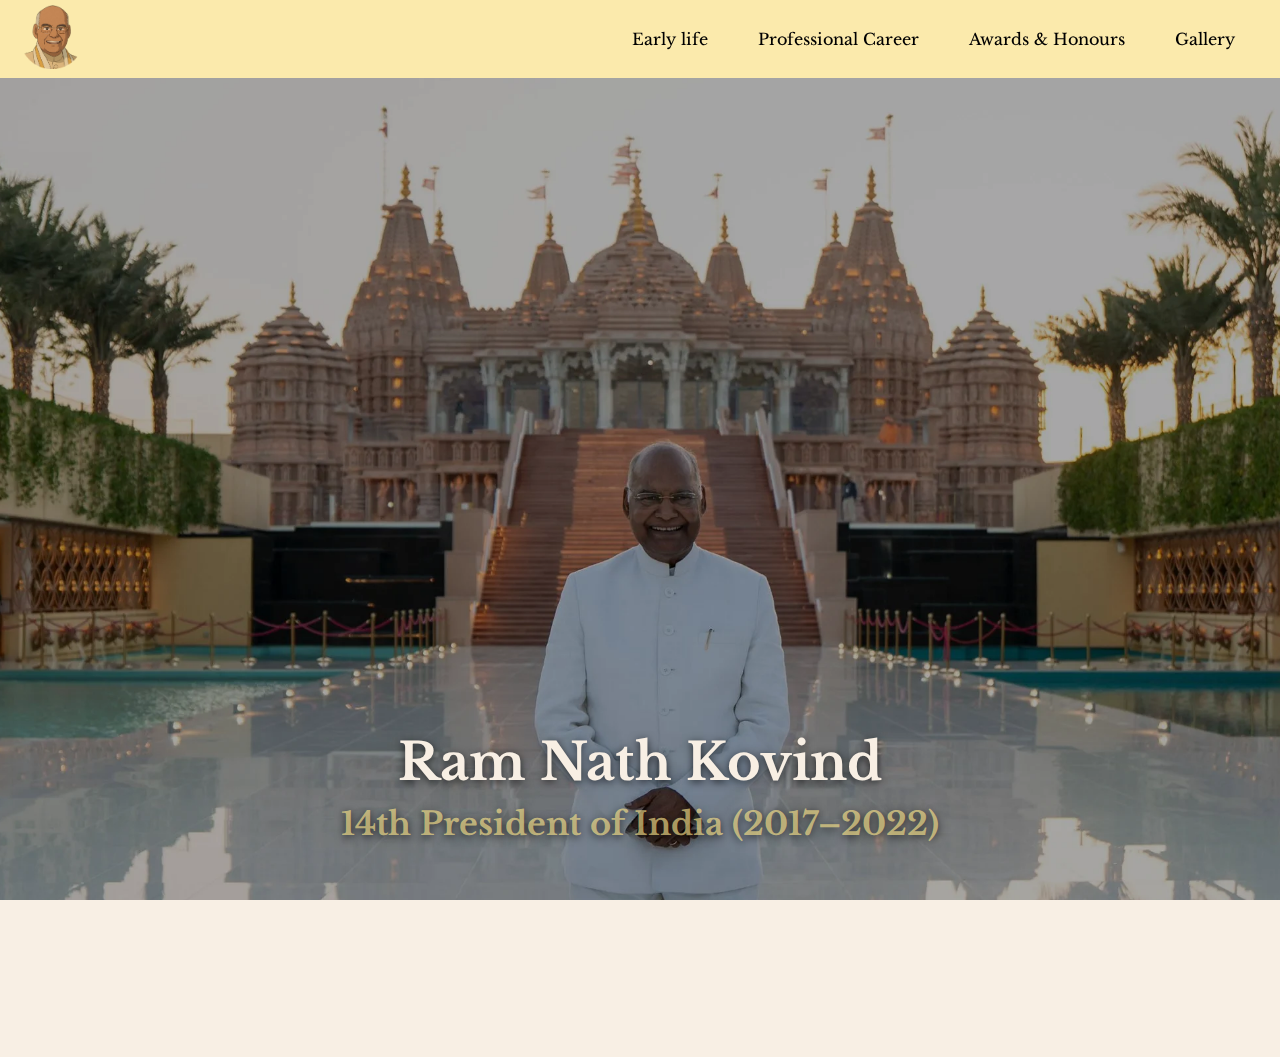
<file: index.html>
<!DOCTYPE html>
<html lang="en">


<head>
    <meta charset="UTF-8">
    <meta name="viewport" content="width=device-width, initial-scale=1.0">
    <title>Home Page</title>
    <link rel="stylesheet" href="home.css">
    <link rel="icon" type="image/x-icon" href="images/logo.png">
    <link rel="preconnect" href="https://fonts.googleapis.com">
    <link rel="preconnect" href="https://fonts.gstatic.com" crossorigin>
    <script src="script.js" defer></script>
    <script src="hamburger.js " defer></script>
    <script src="footer.js" defer></script>
    <link rel="stylesheet" href="footer1.css">
    <link
        href="https://fonts.googleapis.com/css2?family=Agbalumo&family=Barlow:ital,wght@0,100;0,200;0,300;0,400;0,500;0,600;0,700;0,800;0,900;1,100;1,200;1,300;1,400;1,500;1,600;1,700;1,800;1,900&family=Bitcount+Grid+Double:wght@100..900&family=Bungee&family=Kumar+One+Outline&family=Libre+Baskerville:ital,wght@0,400;0,700;1,400&family=Mozilla+Headline:wght@541&display=swap"
        rel="stylesheet">
</head>

<body>
    <main>
        <header>
            <nav class="nav">
                <div>
                    <a href="index.html">
                        <img src="images/logo.png" alt="" class="iconImg">
                    </a>
                </div>
                <ul class="ul">
                    <li><a href="earlyLife.html">Early life</a></li>
                    <li><a href="professionalCareer.html">Professional Career</a></li>
                    <li><a href="awards.html">Awards & Honours</a></li>
                    <li><a href="gallery.html">Gallery</a>
                    </li>
                </ul>
                <button class="hamburgerIcon" id="menuBtn" aria-label="Toggle menu" aria-expanded="false" style="background:transparent;border:0;padding:6px;cursor:pointer;">
                    <div class="hamIcon">
                        <svg xmlns="http://www.w3.org/2000/svg" width="36" height="36" viewBox="0 0 24 24" aria-hidden="true" role="img">
    <g fill="none" stroke="currentColor" stroke-width="2" stroke-linecap="round">
      <path id="line1" d="M3 6h18" />
      <path id="line2" d="M3 12h18" />
      <path id="line3" d="M3 18h18" />
    </g>
  </svg>
                    </div>
                    <div class="crossIcon">
                        <!-- Rounded/thicker close icon (32x32) -->
<svg xmlns="http://www.w3.org/2000/svg" width="32" height="32" viewBox="0 0 32 32" aria-hidden="true" role="img">
  <line x1="6" y1="6" x2="26" y2="26" stroke="currentColor" stroke-width="3" stroke-linecap="round"/>
  <line x1="26" y1="6" x2="6" y2="26" stroke="currentColor" stroke-width="3" stroke-linecap="round"/>
</svg>

                    </div>
  
</button>

            </nav>
        </header>
        <div class="parentDiv">
            <div class="slider"></div>
        </div>
        <footer>

        </footer>
    </main>

</body>

</html>
</file>
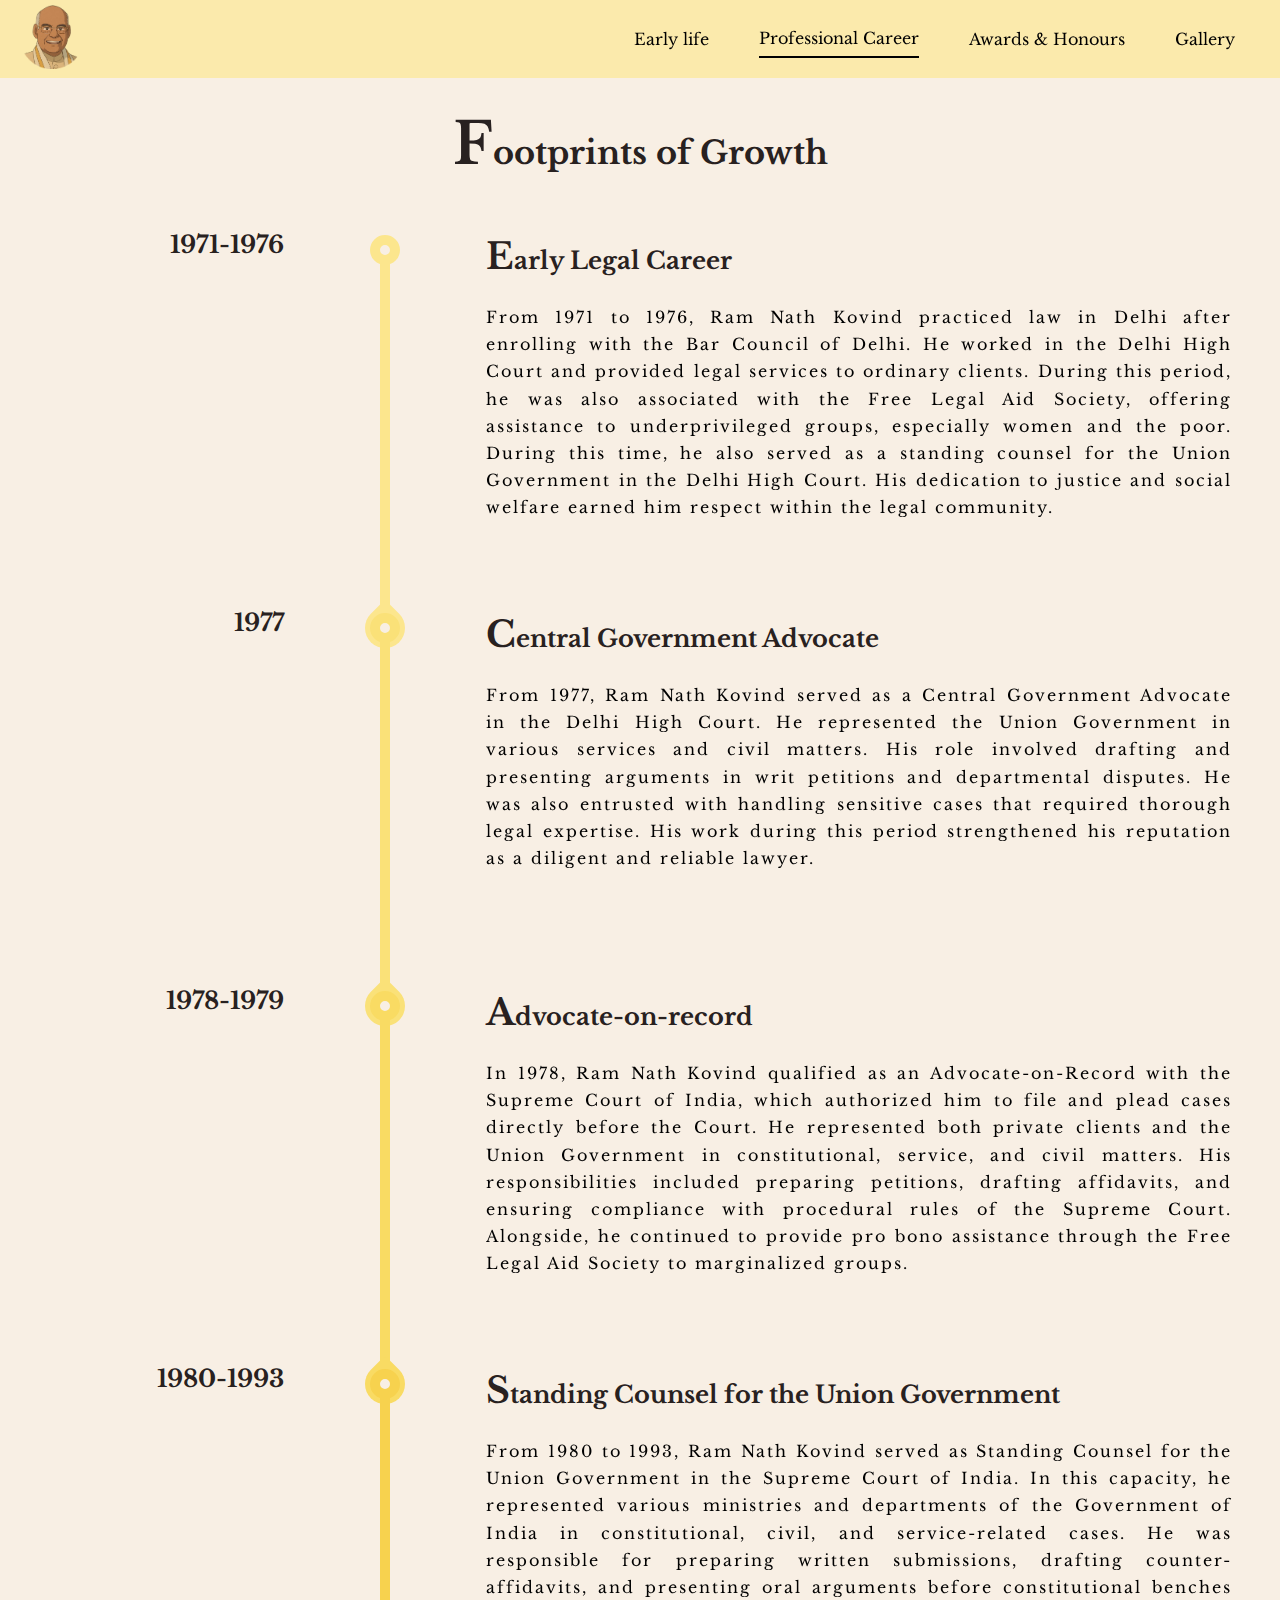
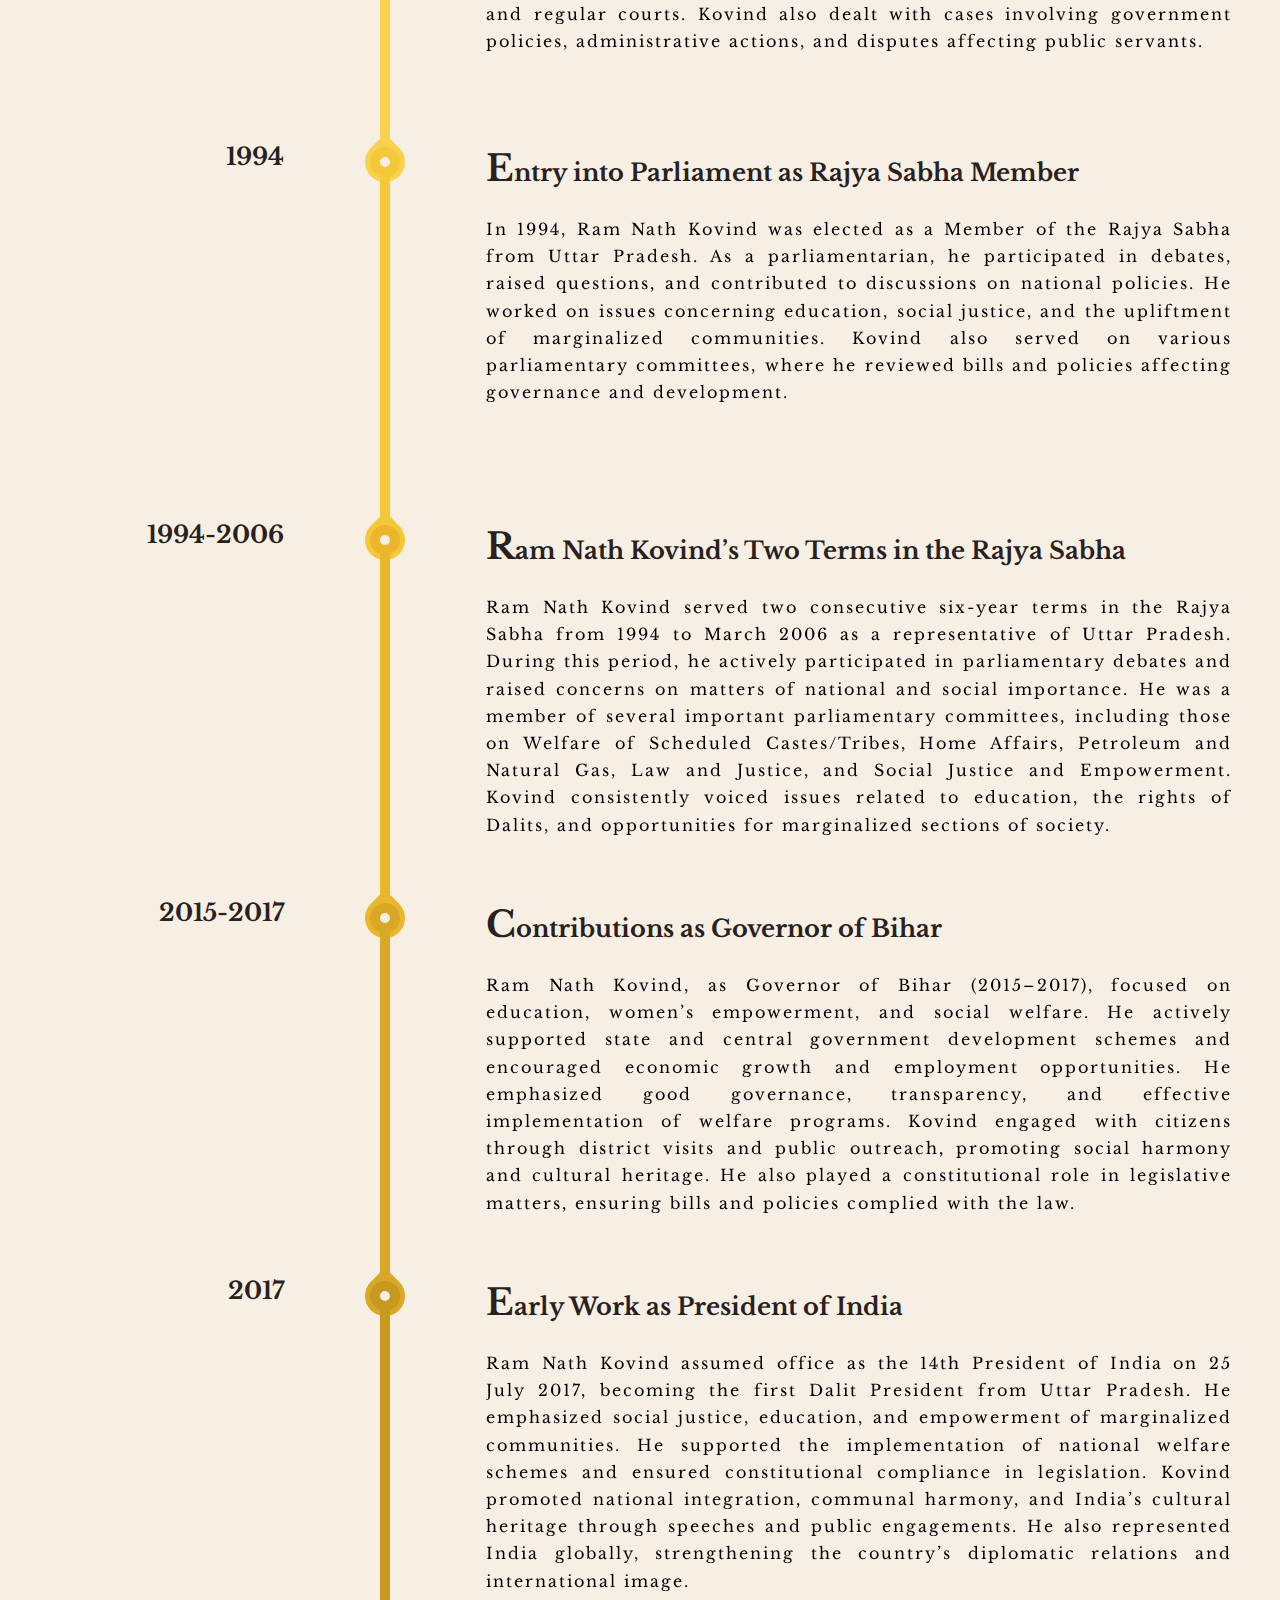
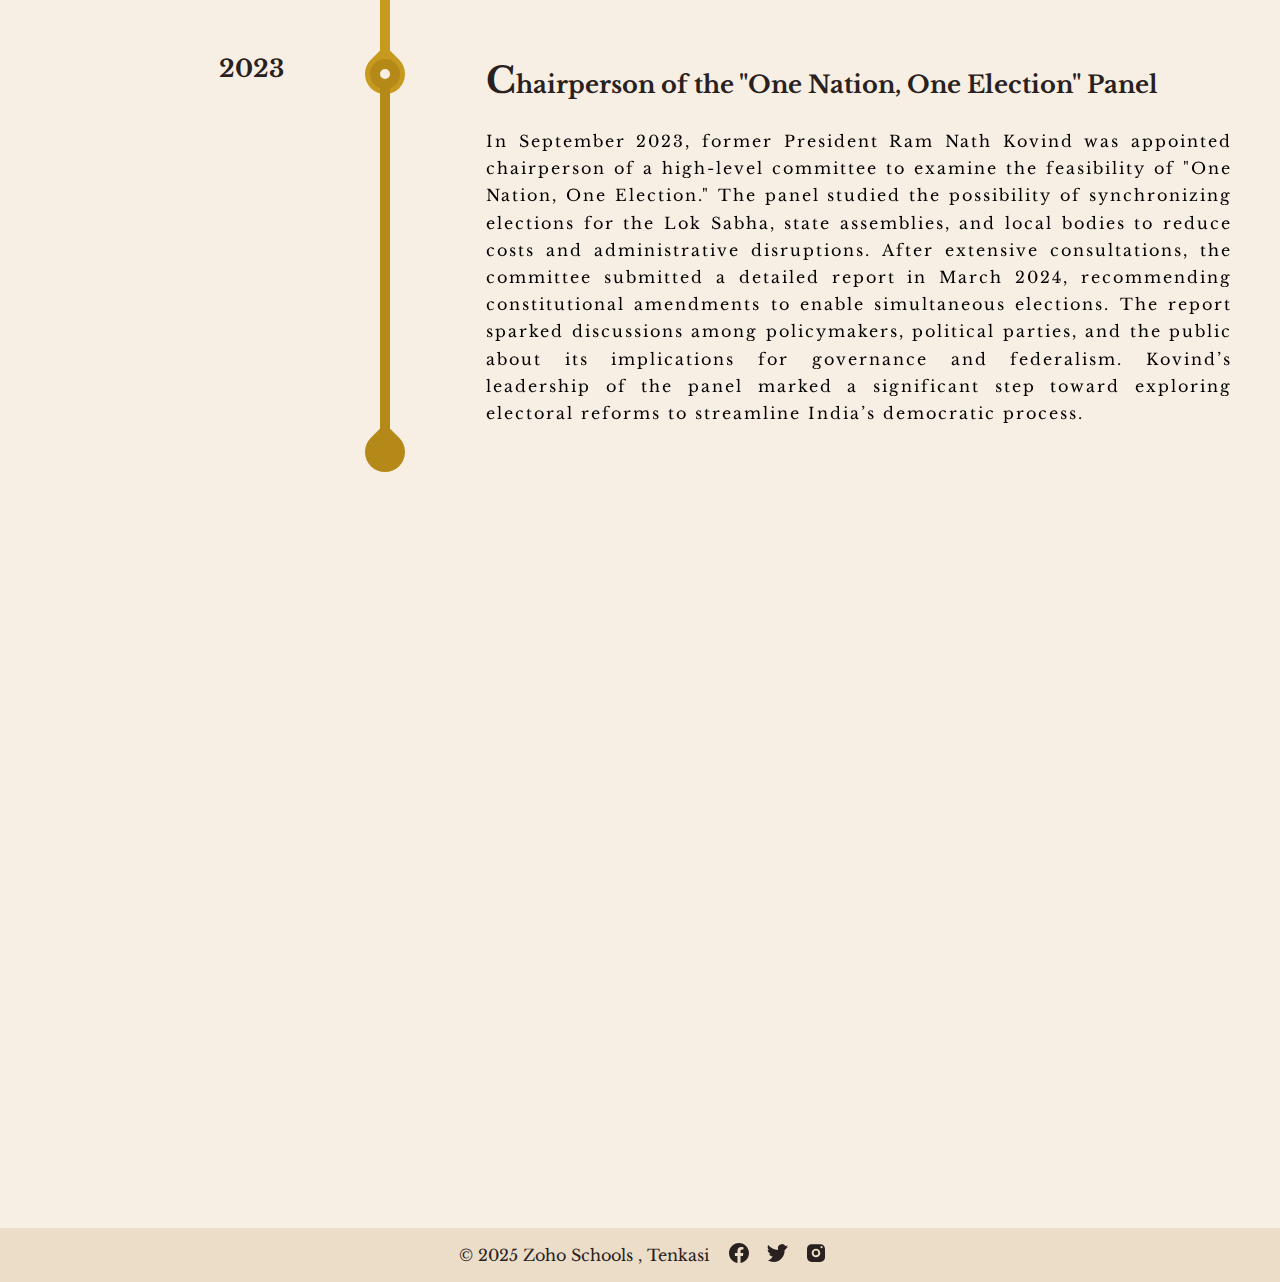
<file: professionalCareer.html>
<!DOCTYPE html>
<html lang="en">

<head>
    <meta charset="UTF-8">
    <meta name="viewport" content="width=device-width, initial-scale=1.0">
    <title>Professional Career</title>

    <link rel="icon" type="image/x-icon" href="images/logo.png">

    <link rel="preconnect" href="https://fonts.googleapis.com">
    <link rel="preconnect" href="https://fonts.gstatic.com" crossorigin>
    <link
        href="https://fonts.googleapis.com/css2?family=Agbalumo&family=Barlow:ital,wght@0,100;0,200;0,300;0,400;0,500;0,600;0,700;0,800;0,900;1,100;1,200;1,300;1,400;1,500;1,600;1,700;1,800;1,900&family=Bitcount+Grid+Double:wght@100..900&family=Bungee&family=Kumar+One+Outline&family=Libre+Baskerville:ital,wght@0,400;0,700;1,400&family=Mozilla+Headline:wght@541&display=swap"
        rel="stylesheet">
    <link rel="stylesheet" type="text/css" href="professionalCareer.css">
    <script src="hamburger.js " defer></script>
      <script src="footer.js" defer></script>
    <link rel="stylesheet" href="footer.css">
</head>

<body>
    <header>
        <nav class="nav">
            <div>
                <a href="index.html">
                    <img src="images/logo.png" alt="" class="iconImg">
                </a>
            </div>
            <ul class="ul">
                <li><a href="earlyLife.html">Early life</a></li>
                <li><a href="professionalCareer.html" class="awar">Professional Career</a></li>
                <li><a href="awards.html">Awards & Honours</a></li>
                <li><a href="gallery.html">Gallery</a>
                </li>
            </ul>
            <button class="hamburgerIcon" id="menuBtn" aria-label="Toggle menu" aria-expanded="false" style="background:transparent;border:0;padding:6px;cursor:pointer;">
                    <div class="hamIcon">
                        <svg xmlns="http://www.w3.org/2000/svg" width="36" height="36" viewBox="0 0 24 24" aria-hidden="true" role="img">
    <g fill="none" stroke="currentColor" stroke-width="2" stroke-linecap="round">
      <path id="line1" d="M3 6h18" />
      <path id="line2" d="M3 12h18" />
      <path id="line3" d="M3 18h18" />
    </g>
  </svg>
                    </div>
                    <div class="crossIcon">
                        <!-- Rounded/thicker close icon (32x32) -->
<svg xmlns="http://www.w3.org/2000/svg" width="32" height="32" viewBox="0 0 32 32" aria-hidden="true" role="img">
  <line x1="6" y1="6" x2="26" y2="26" stroke="currentColor" stroke-width="3" stroke-linecap="round"/>
  <line x1="26" y1="6" x2="6" y2="26" stroke="currentColor" stroke-width="3" stroke-linecap="round"/>
</svg>

                    </div>
  
</button>

        </nav>
    </header>

    <div class="timeline">
        <h1 style="text-align: center;">Footprints of Growth</h1>
        <div class="event event1">
            <div class="year">
                <h2>1971-1976</h2>
            </div>
            <div class="line line1"><div class="c1"></div><div class="l"></div><div class="c2"></div></div>
            <div class="description">
                <h2>Early Legal Career</h2>
                <p><span>From 1971 to 1976, Ram Nath Kovind practiced law in Delhi after enrolling with the Bar Council of Delhi. He worked in the Delhi High Court and provided legal services to ordinary clients. During this period, he was also associated with the Free Legal Aid Society, offering assistance to underprivileged groups, especially women and the poor.  During this time, he also served as a standing counsel for the Union Government in the Delhi High Court. His dedication to justice and social welfare earned him respect within the legal community.</span></p>
            </div>
        </div>
        <div class="event event2">
            <div class="year">
                <h2>1977</h2>
            </div>
            <div class="line line2"><div class="c1"></div><div class="l"></div><div class="c2"></div></div>
            <div class="description">
                <h2>Central Government Advocate</h2>
                <p><span>From 1977, Ram Nath Kovind served as a Central Government Advocate in the Delhi High Court. He represented the Union Government in various services and civil matters. His role involved drafting and presenting arguments in writ petitions and departmental disputes. He was also entrusted with handling sensitive cases that required thorough legal expertise. His work during this period strengthened his reputation as a diligent and reliable lawyer.</span></p>
            </div>
        </div>
        <div class="event event3">
            <div class="year">
                <h2>1978-1979</h2>
            </div>
            <div class="line line3">
                <div class="c1"></div>
                <div class="l"></div>
                <div class="c2"></div>
            </div>
            <div class="description">
                <h2>Advocate-on-record</h2>
                <p><span>In 1978, Ram Nath Kovind qualified as an Advocate-on-Record with the Supreme Court of India, which authorized him to file and plead cases directly before the Court. He represented both private clients and the Union Government in constitutional, service, and civil matters. His responsibilities included preparing petitions, drafting affidavits, and ensuring compliance with procedural rules of the Supreme Court. Alongside, he continued to provide pro bono assistance through the Free Legal Aid Society to marginalized groups.</span>
                </p>
            </div>
        </div>
        <div class="event event4">
            <div class="year">
                <h2>1980-1993</h2>
            </div>
            <div class="line line4">
                <div class="c1"></div>
                <div class="l"></div>
                <div class="c2"></div>
            </div>
            <div class="description">
                <h2>Standing Counsel for the Union Government</h2>
                <p><span>From 1980 to 1993, Ram Nath Kovind served as Standing Counsel for the Union Government in the Supreme Court of India. In this capacity, he represented various ministries and departments of the Government of India in constitutional, civil, and service-related cases. He was responsible for preparing written submissions, drafting counter-affidavits, and presenting oral arguments before constitutional benches and regular courts. Kovind also dealt with cases involving government policies, administrative actions, and disputes affecting public servants.</span>
                </p>
            </div>
        </div>
        <div class="event event5">
            <div class="year">
                <h2>1994</h2>
            </div>
            <div class="line line5">
                <div class="c1"></div>
                <div class="l"></div>
                <div class="c2"></div>
            </div>
            <div class="description">
                <h2>Entry into Parliament as Rajya Sabha Member</h2>
                <p><span>In 1994, Ram Nath Kovind was elected as a Member of the Rajya Sabha from Uttar Pradesh. As a parliamentarian, he participated in debates, raised questions, and contributed to discussions on national policies. He worked on issues concerning education, social justice, and the upliftment of marginalized communities. Kovind also served on various parliamentary committees, where he reviewed bills and policies affecting governance and development.</span>
                </p>
            </div>
        </div>
        <div class="event event6">
            <div class="year">
                <h2>1994-2006</h2>
            </div>
            <div class="line line6">
                <div class="c1"></div>
                <div class="l"></div>
                <div class="c2"></div>
            </div>
            <div class="description">
                <h2>Ram Nath Kovind’s Two Terms in the Rajya Sabha</h2>
                <p><span>Ram Nath Kovind served two consecutive six-year terms in the Rajya Sabha from 1994 to March 2006 as a representative of Uttar Pradesh. During this period, he actively participated in parliamentary debates and raised concerns on matters of national and social importance. He was a member of several important parliamentary committees, including those on Welfare of Scheduled Castes/Tribes, Home Affairs, Petroleum and Natural Gas, Law and Justice, and Social Justice and Empowerment. Kovind consistently voiced issues related to education, the rights of Dalits, and opportunities for marginalized sections of society.</span>
                </p>
            </div>
        </div>
        <div class="event event7">
            <div class="year">
                <h2>2015-2017</h2>
            </div>
            <div class="line line7">
                <div class="c1"></div>
                <div class="l"></div>
                <div class="c2"></div>
            </div>
            <div class="description">
                <h2>Contributions as Governor of Bihar</h2>
                <p><span>Ram Nath Kovind, as Governor of Bihar (2015–2017), focused on education, women’s empowerment, and social welfare. He actively supported state and central government development schemes and encouraged economic growth and employment opportunities. He emphasized good governance, transparency, and effective implementation of welfare programs. Kovind engaged with citizens through district visits and public outreach, promoting social harmony and cultural heritage. He also played a constitutional role in legislative matters, ensuring bills and policies complied with the law.</span>
                </p>
            </div>
        </div>
        <div class="event event8">
            <div class="year">
                <h2>2017</h2>
            </div>
            <div class="line line8">
                <div class="c1"></div>
                <div class="l"></div>
                <div class="c2"></div>
            </div>
            <div class="description">
                <h2>Early Work as President of India</h2>
                <p><span>Ram Nath Kovind assumed office as the 14th President of India on 25 July 2017, becoming the first Dalit President from Uttar Pradesh. He emphasized social justice, education, and empowerment of marginalized communities. He supported the implementation of national welfare schemes and ensured constitutional compliance in legislation. Kovind promoted national integration, communal harmony, and India’s cultural heritage through speeches and public engagements. He also represented India globally, strengthening the country’s diplomatic relations and international image.</span>
                </p>
            </div>
        </div>
        <div class="event event9">
            <div class="year">
                <h2>2023</h2>
            </div>
            <div class="line line9">
                <div class="c1"></div>
                <div class="l"></div>
                <div class="c2"></div>
            </div>
            <div class="description">
                <h2>Chairperson of the "One Nation, One Election" Panel</h2>
                <p><span>In September 2023, former President Ram Nath Kovind was appointed chairperson of a high-level committee to examine the feasibility of "One Nation, One Election." The panel studied the possibility of synchronizing elections for the Lok Sabha, state assemblies, and local bodies to reduce costs and administrative disruptions. After extensive consultations, the committee submitted a detailed report in March 2024, recommending constitutional amendments to enable simultaneous elections. The report sparked discussions among policymakers, political parties, and the public about its implications for governance and federalism. Kovind’s leadership of the panel marked a significant step toward exploring electoral reforms to streamline India’s democratic process.</span>
                </p>
            </div>
        </div>
        <div class="event event0">
            <div class="line line0">
                <div class="c1"></div>
                <div class="l"></div>
                <div class="c2"></div>
            </div>
        </div>
        <div class="event event0">
            <div class="line line0">
                <div class="c1"></div>
                <div class="l"></div>
                <div class="c2"></div>
            </div>
        </div>
    </div>
     <footer></footer>
</body>
<script>
    let t = document.getElementsByClassName('description');
    let setHeight = ()=>{
        let m = t[0].scrollHeight;
        for (let des of t){
            if (des.scrollHeight > m){
                m = des.scrollHeight;
            }
        }
        document.body.style.setProperty("--height1", m+"px");
        document.body.style.setProperty("--header-height", document.getElementsByTagName('header')[0].scrollHeight+30+"px");
    }; 
    window.addEventListener('resize', setHeight);
    let l = document.getElementsByTagName('span');
    for(let i of l) i.style.setProperty("--n", i.innerText.length+100);


    setHeight();

    document.addEventListener('DOMContentLoaded', setHeight)

    
</script>

</html>
</file>
<file: home.css>
:root {
  --primary-color: #F8EFE4;
  --secondary-color: #fce68da6;
}

* {
  padding: 0;
  margin: 0;
  box-sizing: border-box;
  font-family: "Libre Baskerville", serif;
  color: #282120;
}

html,
body {
  width: 100vw;
  height: 100vh;
  overflow-x: hidden;
  background-color: var(--primary-color);
}

main {
  width: 100%;
  height: 100%;
}

header {
  width: 100%;
  display: flex;
  align-items: center;
  justify-content: center;
  background-color: var(--secondary-color);
  top: 0;
  left: 0;
  position: fixed;
  z-index: 3;
}

.nav {
  width: 100%;
  display: flex;
  align-items: center;
  justify-content: space-between;
  padding: 10px 20px;
  height: 78px;
  position: relative;
}

.nav>ul {
  display: flex;
  align-items: center;
  justify-content: space-between;
}

li {
  list-style: none;
  padding: 20px 25px;
  margin: 0;
  cursor: pointer;

}

.nav>ul>li>a {
  text-decoration: none;
  font-weight: 450;
}

.iconImg {
  height: 4rem;
  /* margin-left: 40%; */
}

.parentDiv {
  position: relative;
  width: 100%;
  height: 100vh;
  overflow: hidden;
  top: 78px;
  /* box-shadow: 0 4px 12px rgba(0, 0, 0, 0.3); */
}

.slider {
  display: flex;
  width: 100%;
  height: 100%;
  transition: transform 0.8s ease-in-out;
}

.imgDiv {
  min-width: 100%;
  height: 100%;
  background-size: cover;
  background-position: center;
  background-position-y: 0px;
  display: flex;
  align-items: center;
  justify-content: flex-end;
  color: white;
  text-shadow: 0 2px 8px rgba(0, 0, 0, 0.7);
  flex-direction: column;
  padding-bottom: 134px;
}



h1 {
  margin: 0;
  color: var(--primary-color);
  font-size: clamp(2rem, 4vw, 4rem);
  background: #FFFFFF;
  /* text-shadow: 1px 3px 0 #969696, 1px 13px 5px #aba8a8; */
  /* color: var(--primary-color); */
  background: transparent;
  text-align: center;
}

h2 {
  margin: 10px 0 0;
  color: var(--secondary-color);
  font-size: clamp(1rem, 4vw, 2rem);
  text-align: center;
}

ul>li a {
  padding: 0.5rem 0;
}

ul a {
  position: relative;
  display: inline-block;
  color: black;
  text-decoration: none;
  padding: 0.5rem 0;
  transition: color 0.3s ease;
}

ul a::before {
  content: '';
  position: absolute;
  bottom: 0;
  left: 0;
  width: 100%;
  height: 2px;
  background: black;
  transform: scaleX(0);
  transform-origin: bottom right;
  transition: transform 0.3s ease-out;
}

ul a:hover {
  color: #555;
}

ul a:hover::before {
  transform: scaleX(1);
  transform-origin: bottom left;
}

.hamburgerIcon {
  display: none;
  background: transparent;
  border: none;
  cursor: pointer;
  font-size: 24px;
  padding: 10px;
  color: #333;
}


@media screen and (max-width: 800px) {
  .nav .ul {
    display: none;
  }

  .hamburgerIcon {
    display: block;
  }
  .parentDiv div:nth-child(2){
    background-position-x: 1005px;
  }
  .parentDiv div:nth-child(3){
    background-position-x: -107px;
  }
  .parentDiv div:nth-child(4){
    background-position-x: 1490px;
  }
}

@media screen and (max-width: 600px) {
  .imgDiv {
    background-position: center;
    
  }
  .parentDiv div:nth-child(2){
    background-position-x: 905px;
  }
  .parentDiv div:nth-child(3){
    background-position-x: -307px;
  }
  .parentDiv div:nth-child(4){
    background-position-x: 1390px;
  }
  .parentDiv div:nth-child(5){
    background-position-x: -626px;
  }
}

@media screen and (max-width: 420px) {
  .parentDiv div:nth-child(5){
    background-position-x: -800px;
  }
}

.hamdiv {

  position: absolute;
  top: 100%;
  right: 0;
  background-color: white;
  width: max-content;
  height: 300px;
  display: flex;
  align-items: center;
  justify-content: center;
  z-index: 100;
  text-wrap: nowrap;
}


.hamdiv>ul {
  display: flex;
  flex-direction: column;
  align-items: center;
  justify-content: center;
}

.hamIconNone {
  display: none;
}
</file>
<file: footer1.css>
footer{
    width:100%;
    padding:2% 5%;
    position: relative;
    top: 78px;
    background-color: #ecddc9;
}


footer>div{
    width:100%;
    text-wrap: nowrap !important;
}

footer>div>div{
    width: 100%;
    display: flex;
    align-items: center;
    justify-content: center;
    text-align: center;
    flex-wrap: wrap;
    row-gap: 10px;
    column-gap: 40px;
}

.SocialIcons{
    display: flex;
    align-items: center;
    justify-content: center; 
    text-align: center;
}
.SocialIcons>div{
    margin-right: 20%;
}

footer svg{
    fill: #282120 !important;
}
</file>
<file: professionalCareer.css>
/* Variables */
        *{
            --font: "Libre Baskerville", serif;
        }
        body{
            --width1: 10px;
            --height1: 400px;
            --ballsize1: 30px;
            --ballsize2: 40px;
            --header-height: 120px;

            --primary-color: #F8EFE4;
            --secondary-color: #fce68da6;
            --primary-text-color: #282120;

            --color1: #fce68d;
            --color2: #fae178;
            --color3: #f9db63;
            --color4: #f7d24e;
            --color5: #f5c83a;
            --color6: #eab62c;
            --color7: #d8a826;
            --color8: #c7991f;
            --color9: #b58918;
        }


        span {
        color: transparent;
        background-clip: text;
        -webkit-background-clip: text;
        background-image: linear-gradient(black, black);
        background-repeat: no-repeat;
        background-position: 0 0;
        background-size: calc(var(--n) * 1ch) 100%;
        }




        /* Other CSS Styles*/
        *{font-family: var(--font); border: 0; margin:0; padding:0; box-sizing: border-box; color: var(--primary-text-color)}
        body{background-color: var(--primary-color);}
        h1{margin-bottom: 50px;}
        h1::first-letter{font-size: 180%;}
        .line1{--color: var(--color1);}
        .line2{--color: var(--color2);}
        .line3{--color: var(--color3);}
        .line4{--color: var(--color4);}
        .line5{--color: var(--color5);}
        .line6{--color: var(--color6);}
        .line7{--color: var(--color7);}
        .line8{--color: var(--color8);}
        .line9{--color: var(--color9);}
        .description{height: fit-content; padding-right: 20px}
        div.line{
            margin: abs(calc(calc(var(--ballsize1) / 2) - calc(var(--ballsize2) / 2)));
            margin-bottom: 0;
            width: 15vw;
            height: var(--height1);
            display: flex;
            align-items: center;
            flex-direction: column;
            position: relative;
        }
        .c1, .c2{
            border-radius: 50%;
            display: block;
        }
        .c1{position: relative;
            height: var(--ballsize1);
            width: var(--ballsize1);
            border: calc(var(--ballsize1) / 3) solid var(--color);
            background-color: var(--primary-color);
        }
        .c2{
            background-color: var(--color);
            position: relative;
            top: calc(var(--height1) - var(--ballsize1));
            height: var(--ballsize2);
            width: var(--ballsize2);
            border-radius: 50% 10% 50% 50%;
            transform: rotate(-45deg);
        }
        .l{
            background-color: var(--color);
            height: var(--height1);
            width: var(--width1);
            position: absolute;
            top: calc(var(--ballsize1) / 1.5)
        }
        .event{
            display: flex;
            justify-content: center;
        }
        .event > .year > h2{
            width: min(var(--height1), 20vw);
            text-align: right;
        }
        .event > .description> p{
            width: min(calc(var(--height1) * 2), 60vw);
            line-height: 1.7;
            letter-spacing: 2px;
            text-align: justify;
        }
        .event > .description> h2{
            width: min(calc(var(--height1) * 2), 60vw);
            line-height: 1.5;
            margin-bottom: 20px;
        }
        .event > .description> h2::first-letter{font-size: 150%;}

        .timeline{margin-top: var(--header-height);}

        header {
        width: 100%;
        display: flex;
        align-items: center;
        justify-content: center;
        position: fixed;
        top:0;
        z-index: 10;
        background-color: var(--secondary-color);
        top: 0;
        left: 0;
        backdrop-filter: blur(5px);
        }

        nav {
        width: 100%;
        display: flex;
        align-items: center;
        justify-content: space-between;
        padding: 10px 20px;
        }

        nav>ul {
        display: flex;
        align-items: center;
        justify-content: space-between;
        }

        li {
        list-style: none;
        padding: 20px 25px;
        margin: 0;
        cursor: pointer;

        }

        nav>ul>li>a {
        text-decoration: none;
        font-weight: 520;
        }

        .iconImg {
        height: 4rem;
        /* margin-left: 40%; */

        }
        ul a {
        position: relative;
        display: inline-block;
        color: black;
        text-decoration: none;
        padding: 0.5rem 0;
        transition: color 0.3s ease;
        }

        ul a::before {
        content: '';
        position: absolute;
        bottom: 0;
        left: 0;
        width: 100%;
        height: 2px;
        background: black;
        transform: scaleX(0);
        transform-origin: bottom right;
        transition: transform 0.3s ease-out;
        }

        ul a:hover {
        color: #555;
        }

        ul a:hover::before {
        transform: scaleX(1);
        transform-origin: bottom left;
        }





        /*Animations*/
        @keyframes text {0%{ background-size: 0 100%; } 100%{ background-size: calc(var(--n) * 1ch) 100%; }}
        @keyframes no_animation {0%, 100% { background-size: 0 100%; }}
        @keyframes show{0%, 30%{opacity: 0;} 100%{opacity: 1;}}
        span{
            animation-name: no_animation, text;
            animation-timing-function: linear;
            animation-timeline: view();
            animation-range: 0% 40%, 40% 60%;
        }
        .event{
            animation-timeline: view(40% 0%);
            animation-name: show;
            animation-timing-function: cubic-bezier(.17,.91,.16,1);
        }

         .awar{
            border-bottom: 2px solid black;
        }
        .awar:hover{
            border-bottom: 0px;
        }

header {
  width: 100%;
  display: flex;
  align-items: center;
  justify-content: center;
  background-color: var(--secondary-color);
  top: 0;
  left: 0;
}

header .nav {
  width: 100%;
  display: flex;
  align-items: center;
  justify-content: space-between;
  padding: 10px 20px;
  height: 78px;
  position: relative;
}

header .nav>ul {
  display: flex;
  align-items: center;
  justify-content: space-between;
}

header li {
  list-style: none;
  padding: 20px 25px;
  margin: 0;
  cursor: pointer;

}

header .nav>ul>li>a {
  text-decoration: none;
  font-weight: lighter;
}




header ul>li a {
  padding: 0.5rem 0;
}

header ul a {
  position: relative;
  display: inline-block;
  color: black;
  text-decoration: none;
  padding: 0.5rem 0;
  transition: color 0.3s ease;
}

header ul a::before {
  content: '';
  position: absolute;
  bottom: 0;
  left: 0;
  width: 100%;
  height: 2px;
  background: black;
  transform: scaleX(0);
  transform-origin: bottom right;
  transition: transform 0.3s ease-out;
}

header ul a:hover {
  color: #555;
}

header ul a:hover::before {
  transform: scaleX(1);
  transform-origin: bottom left;
}

header .hamburgerIcon {
  display: none;
  background: transparent;
  border: none;
  cursor: pointer;
  font-size: 24px;
  padding: 10px;
  color: #333;
}


@media screen and (max-width: 768px) {
  .nav .ul {
    display: none;
  }

  header .hamburgerIcon {
    display: block;
  }

}
header .hamdiv {

  position: absolute;
  top: 100%;
  right: 0;
  background-color: white;
  width: max-content;
  height: 300px;
  display: flex;
  align-items: center;
  justify-content: center;
  z-index: 100;
  text-wrap: nowrap;
}
  

header .hamdiv>ul{
  display: flex;
  flex-direction:column;
  align-items: center;
  justify-content: center;
}




header .hamIconNone{
  display: none;
}
</file>
<file: footer.css>
footer{
    margin-top: 40px;
    width:100%;
    padding:1% 5%;
    background-color: #ecddc9;
}


footer>div{
    width:100%;
    text-wrap: nowrap !important;
}

footer>div>div{
    width: 100%;
    display: flex;
    align-items: center;
    justify-content: center;
    text-align: center;
    flex-wrap: wrap;
    row-gap: 10px;
    column-gap: 40px;
}

.SocialIcons{
    display: flex;
    align-items: center;
    justify-content: center; 
    text-align: center;
}
.SocialIcons>div{
    margin-right: 20%;
}

footer svg{
    fill: #282120 !important;
}
</file>
